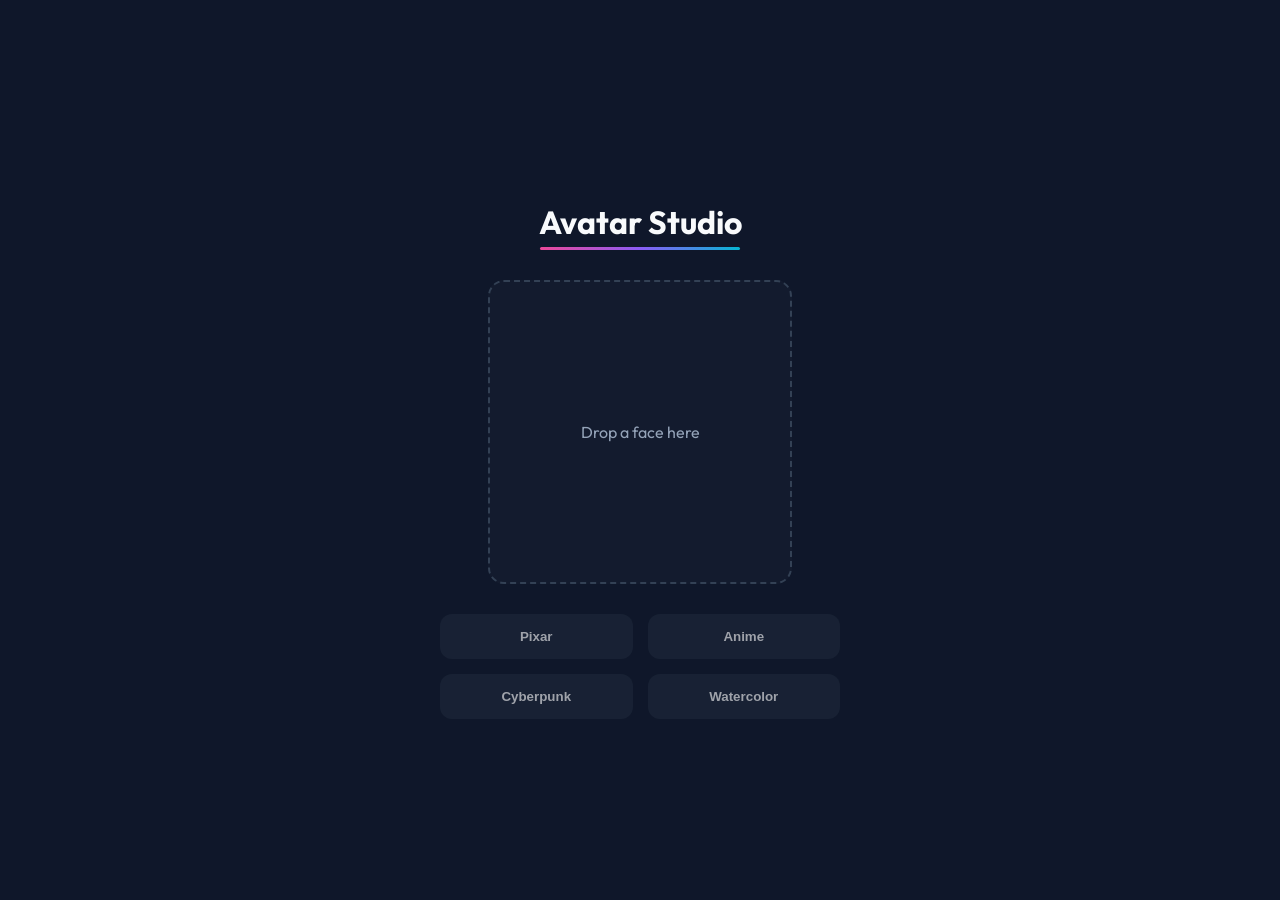
<file: AI characters/codingjam-avatar-studio/frontend/index.html>
<!DOCTYPE html>
<html lang="en">
<head>
    <meta charset="UTF-8">
    <meta name="viewport" content="width=device-width, initial-scale=1.0">
    <title>AI Avatar Generator</title>
    <link rel="stylesheet" href="style.css">
    <link href="https://fonts.googleapis.com/css2?family=Outfit:wght@400;700&display=swap" rel="stylesheet">
</head>
<body>
    <div class="container">
        <header>
            <h1>Avatar Studio</h1>
            <div class="underline"></div>
        </header>

        <main>
            <div id="hero-area" class="hero-area empty">
                <p id="prompt-text">Drop a face here</p>
                <img id="preview-image" style="display: none;" />
                <div id="scanning-laser" class="laser" style="display: none;"></div>
            </div>

            <input type="file" id="file-input" accept="image/*" style="display: none;" />

            <div class="action-bar">
                <button class="style-btn" data-style="pixar">Pixar</button>
                <button class="style-btn" data-style="anime">Anime</button>
                <button class="style-btn" data-style="cyberpunk">Cyberpunk</button>
                <button class="style-btn" data-style="watercolor">Watercolor</button>
            </div>

            <div id="post-actions" class="post-actions" style="display: none;">
                <button id="download-btn">Download</button>
                <button id="share-btn">Share</button>
            </div>
        </main>
    </div>
    <script src="app.js"></script>
</body>
</html>
</file>
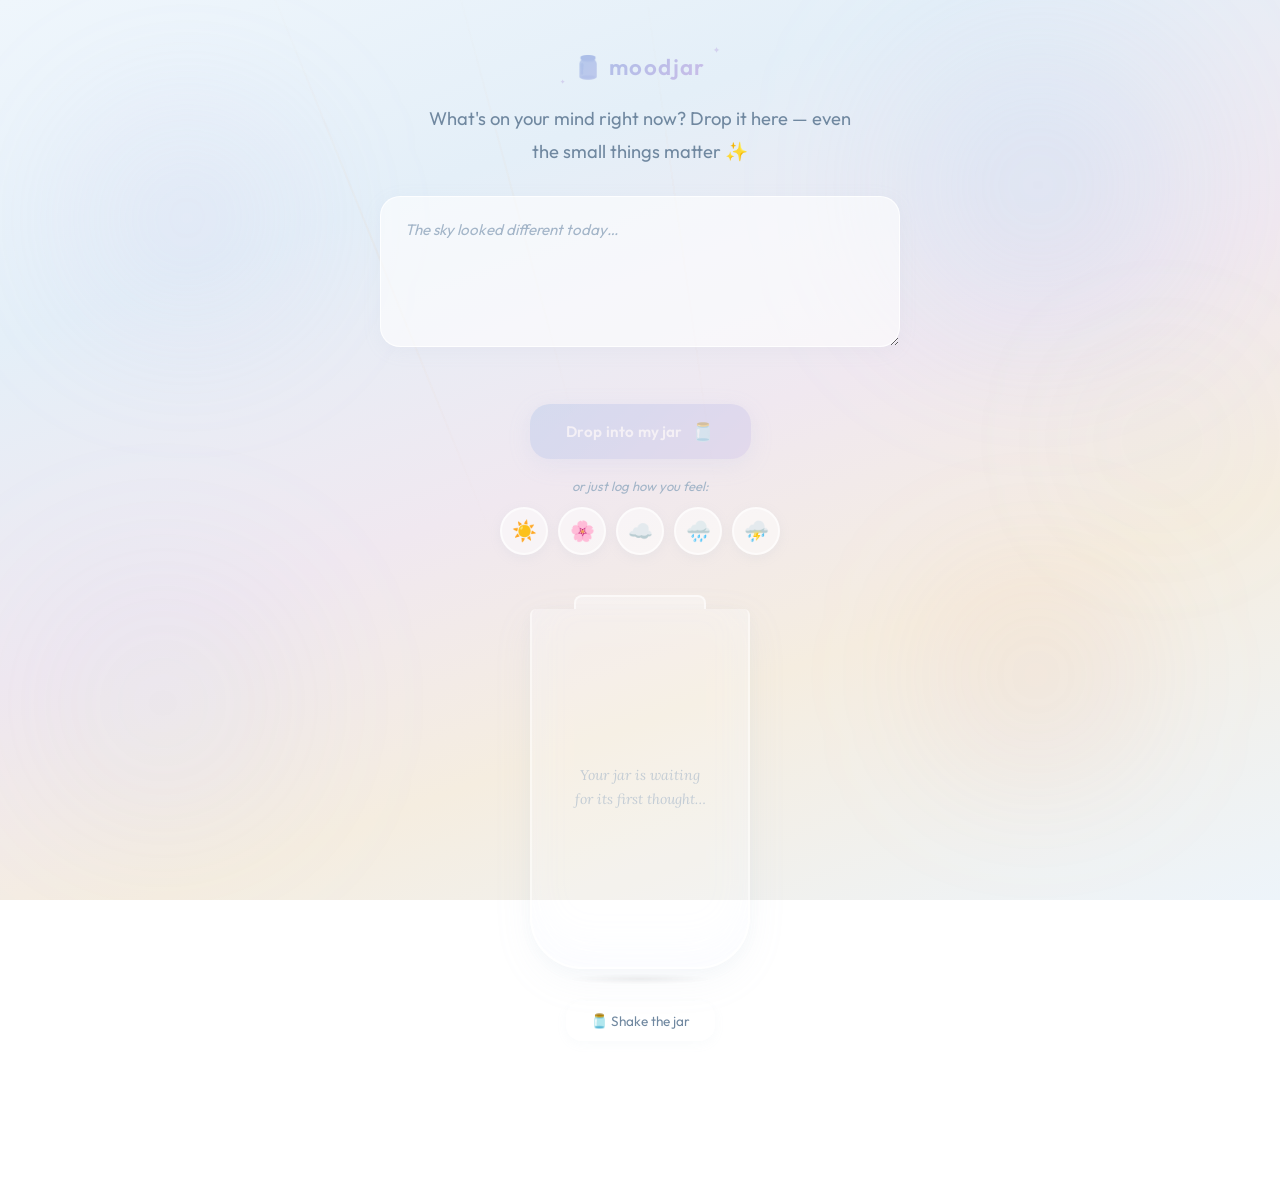
<file: codingjam-avatar-studio/reference/moodjar-example/frontend/index.html>
<!DOCTYPE html>
<html lang="en">
<head>
  <meta charset="UTF-8">
  <meta name="viewport" content="width=device-width, initial-scale=1.0">
  <meta name="description" content="MoodJar — Drop your thoughts into a jar. Track your mood. Rediscover reflections.">
  <title>MoodJar — Your Reflection Jar</title>

  <!-- Fonts -->
  <link rel="preconnect" href="https://fonts.googleapis.com">
  <link rel="preconnect" href="https://fonts.gstatic.com" crossorigin>
  <link href="https://fonts.googleapis.com/css2?family=Lora:ital,wght@0,400;0,500;0,600;1,400&family=Outfit:wght@300;400;500;600&display=swap" rel="stylesheet">

  <link rel="stylesheet" href="style.css">

  <!-- Emoji Favicon -->
  <link rel="icon" href="data:image/svg+xml,<svg xmlns=%22http://www.w3.org/2000/svg%22 viewBox=%220 0 100 100%22><text y=%22.9em%22 font-size=%2290%22>🫙</text></svg>">
</head>
<body>

  <!-- ========== DECORATIVE BACKGROUND ========== -->
  <div class="bg-layer" aria-hidden="true">
    <div class="bokeh bokeh-1"></div>
    <div class="bokeh bokeh-2"></div>
    <div class="bokeh bokeh-3"></div>
    <div class="bokeh bokeh-4"></div>
    <div class="bokeh bokeh-5"></div>
    <div class="sunray sunray-1"></div>
    <div class="sunray sunray-2"></div>
    <div class="sunray sunray-3"></div>
  </div>

  <!-- ========== MAIN CONTENT ========== -->
  <main class="container">

    <!-- ===== ZONE 1: INPUT ===== -->
    <section class="zone zone-input" id="zone-input" aria-label="Write your thought">
      <p class="app-title">🫙 moodjar</p>
      <h1 class="header-text">What's on your mind right now? Drop it here — even the small things matter ✨</h1>

      <div class="input-group">
        <textarea
          id="thought-input"
          class="thought-input"
          maxlength="1000"
          rows="4"
          placeholder="The sky looked different today…"
          aria-label="Write your thought here"
        ></textarea>
        <span class="char-count" id="char-count" aria-live="polite">0 / 1000</span>
      </div>

      <div class="input-actions">
        <button id="btn-place" class="btn-primary" disabled aria-label="Drop into my jar">
          <span>Drop into my jar</span>
          <span class="btn-icon" aria-hidden="true">🫙</span>
        </button>
      </div>

      <!-- Inline loading -->
      <div id="inline-loader" class="inline-loader hidden" aria-live="polite">
        <div class="loading-dots"><span></span><span></span><span></span></div>
        <p class="loading-text" id="loading-text">Letting sunlight in…</p>
      </div>

      <!-- Mood picker -->
      <div class="mood-picker" id="mood-picker">
        <span class="mood-label">or just log how you feel:</span>
        <div class="mood-buttons">
          <button class="mood-btn" data-mood="sunny" aria-label="Log sunny mood" title="Sunny — happy, energetic, grateful">☀️</button>
          <button class="mood-btn" data-mood="gentle" aria-label="Log gentle mood" title="Gentle — tender, loving, nostalgic">🌸</button>
          <button class="mood-btn" data-mood="cloudy" aria-label="Log cloudy mood" title="Cloudy — neutral, tired, observing">☁️</button>
          <button class="mood-btn" data-mood="rainy" aria-label="Log rainy mood" title="Rainy — sad, heavy, lonely">🌧️</button>
          <button class="mood-btn" data-mood="stormy" aria-label="Log stormy mood" title="Stormy — frustrated, anxious, restless">⛈️</button>
        </div>
      </div>
    </section>

    <!-- ===== ZONE 2: JAR ===== -->
    <section class="zone zone-jar" id="zone-jar" aria-label="Your memory jar">
      <div class="jar-container" id="jar-container">
        <div class="jar-rim"></div>
        <div class="jar-body" id="jar-body">
          <div class="jar-contents" id="jar-contents">
            <!-- Slips and mood dots rendered by JS -->
          </div>
          <div class="jar-strata" id="jar-strata">
            <!-- Color bands for older entries -->
          </div>
          <p class="jar-empty-text" id="jar-empty">Your jar is waiting for its first thought…</p>
        </div>
        <div class="jar-shadow"></div>
      </div>
      <button id="btn-shake" class="btn-shake" aria-label="Shake the jar to rediscover a memory">
        🫙 Shake the jar
      </button>
    </section>

    <!-- ===== ZONE 3: MOOD RIBBON ===== -->
    <section class="zone zone-mood" id="zone-mood" aria-label="Your mood over time">
      <div class="mood-ribbon" id="mood-ribbon">
        <!-- Segments rendered by JS -->
      </div>
      <div class="mood-stats" id="mood-stats">
        <!-- Stats rendered by JS -->
      </div>
    </section>

  </main>

  <!-- ========== CARD OVERLAY ========== -->
  <div class="card-overlay hidden" id="card-overlay" role="dialog" aria-modal="true" aria-label="Memory detail">
    <div class="card-overlay-backdrop" id="card-overlay-backdrop"></div>
    <div class="card-overlay-content" id="card-overlay-content">
      <!-- Filled dynamically by JS -->
    </div>
  </div>

  <!-- ========== ERROR TOAST ========== -->
  <div class="toast hidden" id="error-toast" role="alert">
    <p class="toast-text" id="toast-text">The sunlight's being shy. Try again?</p>
    <button id="toast-dismiss" class="toast-dismiss" aria-label="Dismiss">✕</button>
  </div>

  <script src="jar.js"></script>
  <script src="app.js"></script>
</body>
</html>
</file>
<file: AI characters/codingjam-avatar-studio/frontend/style.css>
:root {
    --bg-color: #0f172a;
    --text-color: #f8fafc;
    --accent: #06b6d4;
    --laser-color: rgba(6, 182, 212, 0.8);
    --border-color: #334155;
}

body {
    background-color: var(--bg-color);
    color: var(--text-color);
    font-family: 'Outfit', sans-serif;
    display: flex;
    justify-content: center;
    align-items: center;
    height: 100vh;
    margin: 0;
}

.container {
    width: 100%;
    max-width: 400px;
    padding: 20px;
    text-align: center;
}

header h1 {
    margin-bottom: 5px;
    font-weight: 700;
}

.underline {
    height: 3px;
    background: linear-gradient(90deg, #ec4899, #8b5cf6, #06b6d4);
    width: 50%;
    margin: 0 auto 30px auto;
    border-radius: 3px;
}

.hero-area {
    width: 300px;
    height: 300px;
    margin: 0 auto 30px auto;
    border: 2px dashed var(--border-color);
    border-radius: 16px;
    display: flex;
    justify-content: center;
    align-items: center;
    position: relative;
    overflow: hidden;
    cursor: pointer;
    background: rgba(255, 255, 255, 0.02);
}

.hero-area.empty p {
    animation: breathe 2s infinite ease-in-out;
    color: #94a3b8;
}

@keyframes breathe {
    0%, 100% { opacity: 0.6; }
    50% { opacity: 1; }
}

#preview-image {
    width: 100%;
    height: 100%;
    object-fit: cover;
}

.action-bar {
    display: grid;
    grid-template-columns: 1fr 1fr;
    gap: 15px;
}

.style-btn {
    background: #1e293b;
    border: none;
    color: white;
    padding: 15px;
    border-radius: 12px;
    font-weight: bold;
    cursor: pointer;
    transition: all 0.2s;
    opacity: 0.6;
}

.style-btn:hover {
    transform: translateY(-2px);
}

.style-btn:active {
    transform: translateY(2px);
}

.style-btn.active-options {
    opacity: 1;
    background: #334155;
    box-shadow: 0 4px 6px rgba(0, 0, 0, 0.1);
}

.laser {
    position: absolute;
    top: 0;
    left: 0;
    width: 100%;
    height: 5px;
    background: var(--laser-color);
    box-shadow: 0 0 15px var(--laser-color), 0 0 30px var(--laser-color);
    animation: scan 2s infinite linear;
    z-index: 10;
}

@keyframes scan {
    0% { top: 0; }
    50% { top: 100%; }
    100% { top: 0; }
}

.post-actions {
    margin-top: 20px;
    display: flex;
    justify-content: center;
    gap: 15px;
}

.post-actions button {
    background: linear-gradient(90deg, #ec4899, #8b5cf6);
    border: none;
    padding: 10px 20px;
    border-radius: 20px;
    color: white;
    font-weight: bold;
    cursor: pointer;
}
</file>
<file: codingjam-avatar-studio/reference/moodjar-example/frontend/style.css>
/* ========================================
   Windowsill v2 — The Memory Jar
   Complete Stylesheet
   ======================================== */

@import url('https://fonts.googleapis.com/css2?family=Lora:ital,wght@0,400;0,500;0,600;1,400&family=Outfit:wght@300;400;500;600&display=swap');

/* ========================================
   1. DESIGN TOKENS — Cloud-Pup Aesthetic
   Soft · Pillowy · Sky · Cozy
   ======================================== */
:root {
  /* Surfaces — sky-tinted, never pure white */
  --bg-base: #EFF6FC;
  --bg-warm: #E8F0FA;
  --glass-bg: rgba(255, 255, 255, 0.55);
  --glass-border: rgba(255, 255, 255, 0.7);
  --glass-shadow-warm: rgba(200, 180, 220, 0.12);

  /* Accents — one warm "apple" accent + soft cloud tones */
  --accent-peach: #E8927A;
  --accent-apricot: #F2BFA0;
  --accent-lavender: #C7BDE8;
  --accent-sage: #B0D4B8;
  --accent-rose: #E4A4B4;
  --accent-apple: #D95B4E;

  /* Text — softer, never pure black */
  --text-primary: #3D4A5C;
  --text-secondary: #7088A0;
  --text-muted: #A3B5C8;
  --text-on-accent: #FEFEFE;

  /* Decorative — sky + peach bokeh */
  --sunray-gold: rgba(240, 200, 160, 0.2);
  --bokeh-peach: rgba(232, 146, 122, 0.14);
  --bokeh-lavender: rgba(199, 189, 232, 0.16);
  --bokeh-sage: rgba(176, 212, 184, 0.12);
  --bokeh-sky: rgba(160, 200, 240, 0.18);

  /* Mood palette — softened for sky palette */
  --mood-sunny: #F0C54A;
  --mood-gentle: #E4A4B4;
  --mood-cloudy: #9BB8CE;
  --mood-rainy: #7E9DB8;
  --mood-stormy: #8E80B0;

  --mood-sunny-light: #FFF5DB;
  --mood-gentle-light: #FFF0F4;
  --mood-cloudy-light: #EBF2F8;
  --mood-rainy-light: #E2EBF2;
  --mood-stormy-light: #EBE6F2;

  /* Typography */
  --font-display: 'Lora', Georgia, serif;
  --font-body: 'Outfit', -apple-system, BlinkMacSystemFont, sans-serif;

  /* Spacing — pillowy radii */
  --card-radius: 28px;
  --container-max: 640px;
  --jar-width: 220px;
  --jar-height: 360px;

  /* Motion — gentle, sleepy */
  --ease-soft: cubic-bezier(0.25, 0.46, 0.45, 0.94);
  --ease-spring: cubic-bezier(0.34, 1.56, 0.64, 1);
  --ease-gentle: cubic-bezier(0.4, 0, 0.2, 1);
}

/* ========================================
   2. RESET
   ======================================== */
*, *::before, *::after {
  box-sizing: border-box;
  margin: 0;
  padding: 0;
}

html {
  font-size: 16px;
  scroll-behavior: smooth;
  -webkit-font-smoothing: antialiased;
  -moz-osx-font-smoothing: grayscale;
}

/* ========================================
   3. BASE STYLES
   ======================================== */
body {
  font-family: var(--font-body);
  color: var(--text-primary);
  line-height: 1.7;
  min-height: 100vh;
  overflow-x: hidden;
  background: linear-gradient(160deg, #EFF6FC 0%, #E4EFF8 25%, #F0E8F0 50%, #F5EDE0 70%, #EDF4FA 100%);
  background-attachment: fixed;
}

/* ========================================
   4. BACKGROUND LAYER — Bokeh & Sunrays
   ======================================== */
.bg-layer {
  position: fixed;
  inset: 0;
  z-index: 0;
  pointer-events: none;
  overflow: hidden;
}

.bokeh {
  position: absolute;
  border-radius: 50%;
  filter: blur(60px);
  will-change: transform;
}

.bokeh-1 { width: 280px; height: 280px; background: var(--bokeh-sky); top: 5%; right: 8%; animation: drift-1 35s var(--ease-soft) infinite alternate; filter: blur(80px); }
.bokeh-2 { width: 220px; height: 220px; background: var(--bokeh-lavender); top: 12%; left: 6%; animation: drift-2 42s var(--ease-soft) infinite alternate; filter: blur(70px); }
.bokeh-3 { width: 180px; height: 180px; background: var(--bokeh-peach); bottom: 15%; right: 12%; animation: drift-3 38s var(--ease-soft) infinite alternate; filter: blur(75px); }
.bokeh-4 { width: 250px; height: 250px; background: var(--bokeh-sky); bottom: 8%; left: 3%; opacity: 0.5; animation: drift-4 45s var(--ease-soft) infinite alternate; filter: blur(90px); }
.bokeh-5 { width: 160px; height: 160px; background: var(--bokeh-sage); top: 40%; right: 3%; opacity: 0.5; animation: drift-5 50s var(--ease-soft) infinite alternate; filter: blur(80px); }

.sunray {
  position: absolute;
  width: 2px;
  background: linear-gradient(to bottom, transparent, var(--sunray-gold), transparent);
  transform-origin: top center;
  animation: ray-pulse 8s var(--ease-gentle) infinite alternate;
}

.sunray-1 { height: 70vh; top: -5%; left: 20%; transform: rotate(-22deg); opacity: 0.5; }
.sunray-2 { height: 55vh; top: -5%; left: 35%; transform: rotate(-15deg); opacity: 0.35; animation-delay: 3s; }
.sunray-3 { height: 60vh; top: -5%; left: 50%; transform: rotate(-8deg); opacity: 0.25; animation-delay: 5s; }

/* ========================================
   5. LAYOUT
   ======================================== */
.container {
  position: relative;
  z-index: 1;
  width: 100%;
  max-width: var(--container-max);
  margin: 0 auto;
  padding: 48px 24px 80px;
  display: flex;
  flex-direction: column;
  align-items: center;
  gap: 40px;
}

.zone {
  width: 100%;
  display: flex;
  flex-direction: column;
  align-items: center;
  text-align: center;
}

.hidden { display: none !important; }

/* ========================================
   6. ZONE: INPUT
   ======================================== */
.app-title {
  font-family: var(--font-body);
  font-size: 1.4rem;
  font-weight: 600;
  letter-spacing: 0.06em;
  margin-bottom: 16px;
  position: relative;
  display: inline-block;
  background: linear-gradient(135deg, #A8BFE8 0%, #C7BDE8 30%, #E4A4B4 60%, #A8BFE8 100%);
  background-size: 300% 300%;
  -webkit-background-clip: text;
  -webkit-text-fill-color: transparent;
  background-clip: text;
  animation: title-shimmer 8s ease-in-out infinite, title-float 6s ease-in-out infinite;
}

.app-title::before,
.app-title::after {
  content: '✦';
  position: absolute;
  -webkit-text-fill-color: var(--accent-lavender);
  font-size: 0.5rem;
  opacity: 0.6;
  animation: sparkle-pulse 3s ease-in-out infinite;
}

.app-title::before {
  top: -4px;
  right: -16px;
  animation-delay: 0s;
}

.app-title::after {
  bottom: -2px;
  left: -14px;
  animation-delay: 1.5s;
  font-size: 0.4rem;
}

@keyframes title-shimmer {
  0%, 100% { background-position: 0% 50%; }
  50% { background-position: 100% 50%; }
}

@keyframes title-float {
  0%, 100% { transform: translateY(0); }
  50% { transform: translateY(-4px); }
}

@keyframes sparkle-pulse {
  0%, 100% { opacity: 0.3; transform: scale(0.8); }
  50% { opacity: 0.8; transform: scale(1.2); }
}

.header-text {
  font-family: var(--font-body);
  font-size: clamp(1rem, 2.8vw, 1.15rem);
  font-weight: 400;
  color: var(--text-secondary);
  line-height: 1.8;
  max-width: 440px;
  margin-bottom: 28px;
  animation: slide-fade-in 0.7s var(--ease-soft) both 0.4s;
}

.input-group {
  width: 100%;
  max-width: 520px;
  margin-bottom: 20px;
  position: relative;
  animation: slide-fade-in 0.6s var(--ease-soft) both 0.6s;
}

.thought-input {
  width: 100%;
  min-height: 120px;
  padding: 20px 24px;
  background: rgba(255, 255, 255, 0.6);
  border: 1.5px solid rgba(255, 255, 255, 0.8);
  border-radius: 20px;
  font-family: var(--font-body);
  font-size: 1rem;
  color: var(--text-primary);
  line-height: 1.7;
  resize: vertical;
  transition: border-color 0.35s var(--ease-soft), box-shadow 0.35s var(--ease-soft), background 0.35s;
  box-shadow: 0 4px 20px rgba(160, 180, 210, 0.08);
}

.thought-input:focus {
  outline: none;
  border-color: rgba(200, 180, 230, 0.5);
  background: rgba(255, 255, 255, 0.75);
  box-shadow: 0 4px 24px rgba(160, 180, 210, 0.15), 0 0 0 4px rgba(199, 189, 232, 0.12);
}

.thought-input::placeholder {
  color: var(--text-muted);
  font-style: italic;
  font-size: 0.95rem;
}

.char-count {
  display: block;
  text-align: right;
  font-size: 0.82rem;
  color: var(--text-muted);
  margin-top: 6px;
  opacity: 0;
  transition: opacity 0.3s var(--ease-soft), color 0.3s var(--ease-soft);
}

.char-count.visible { opacity: 1; }
.char-count.warning { color: var(--accent-peach); }
.char-count.danger { color: var(--accent-rose); }

.input-actions {
  margin-bottom: 16px;
  animation: scale-fade-in 0.5s var(--ease-soft) both 0.9s;
}

.btn-primary {
  display: inline-flex;
  align-items: center;
  gap: 10px;
  padding: 16px 36px;
  background: linear-gradient(135deg, #A8BFE8, #C7BDE8);
  color: #FEFEFE;
  font-family: var(--font-body);
  font-size: 0.95rem;
  font-weight: 600;
  border: none;
  border-radius: 20px;
  cursor: pointer;
  box-shadow: 0 6px 24px rgba(168, 191, 232, 0.35), 0 2px 8px rgba(199, 189, 232, 0.15);
  transition: all 0.3s var(--ease-soft);
  letter-spacing: 0.01em;
}

.btn-primary:hover:not(:disabled) {
  background: linear-gradient(135deg, #C7BDE8, #A8BFE8);
  transform: translateY(-3px);
  box-shadow: 0 10px 32px rgba(168, 191, 232, 0.4), 0 4px 12px rgba(199, 189, 232, 0.2);
}

.btn-primary:active:not(:disabled) { transform: scale(0.97); }
.btn-primary:disabled { opacity: 0.35; cursor: not-allowed; }

.btn-icon {
  font-size: 1.1rem;
  transition: transform 0.3s var(--ease-soft);
}

.btn-primary:hover:not(:disabled) .btn-icon {
  animation: spin-slow 3s linear infinite;
}

/* Inline loader */
.inline-loader {
  display: flex;
  align-items: center;
  gap: 12px;
  margin: 8px 0;
  justify-content: center;
}

.loading-dots {
  display: flex;
  gap: 8px;
}

.loading-dots span {
  width: 8px;
  height: 8px;
  border-radius: 50%;
  background: var(--accent-peach);
  animation: dot-pulse 1.4s var(--ease-soft) infinite;
}

.loading-dots span:nth-child(2) { animation-delay: 0.2s; }
.loading-dots span:nth-child(3) { animation-delay: 0.4s; }

.loading-text {
  font-family: var(--font-display);
  font-size: 0.95rem;
  font-style: italic;
  color: var(--text-secondary);
  transition: opacity 0.4s var(--ease-soft);
}

/* ========================================
   7. MOOD PICKER
   ======================================== */
.mood-picker {
  display: flex;
  flex-direction: column;
  align-items: center;
  gap: 10px;
  animation: slide-fade-in 0.5s var(--ease-soft) both 1.1s;
}

.mood-label {
  font-size: 0.82rem;
  color: var(--text-muted);
  font-style: italic;
}

.mood-buttons {
  display: flex;
  gap: 10px;
}

.mood-btn {
  width: 48px;
  height: 48px;
  border-radius: 50%;
  border: 2px solid rgba(255, 255, 255, 0.6);
  background: rgba(255, 255, 255, 0.5);
  box-shadow: 0 3px 12px rgba(160, 180, 210, 0.1);
  font-size: 1.25rem;
  cursor: pointer;
  transition: all 0.2s var(--ease-spring);
  display: flex;
  align-items: center;
  justify-content: center;
}

.mood-btn:hover {
  transform: scale(1.18);
  background: rgba(255, 255, 255, 0.7);
  box-shadow: 0 4px 16px rgba(0, 0, 0, 0.08);
}

.mood-btn:active { transform: scale(0.92); }

.mood-btn[data-mood="sunny"]:hover { border-color: var(--mood-sunny); box-shadow: 0 0 0 4px var(--mood-sunny-light); }
.mood-btn[data-mood="gentle"]:hover { border-color: var(--mood-gentle); box-shadow: 0 0 0 4px var(--mood-gentle-light); }
.mood-btn[data-mood="cloudy"]:hover { border-color: var(--mood-cloudy); box-shadow: 0 0 0 4px var(--mood-cloudy-light); }
.mood-btn[data-mood="rainy"]:hover { border-color: var(--mood-rainy); box-shadow: 0 0 0 4px var(--mood-rainy-light); }
.mood-btn[data-mood="stormy"]:hover { border-color: var(--mood-stormy); box-shadow: 0 0 0 4px var(--mood-stormy-light); }

.mood-btn.pulse {
  animation: mood-pulse 0.5s var(--ease-spring);
}

/* ========================================
   8. JAR
   ======================================== */
.zone-jar {
  animation: slide-fade-in 0.7s var(--ease-soft) both 1.3s;
}

.jar-container {
  position: relative;
  display: flex;
  flex-direction: column;
  align-items: center;
  margin-bottom: 16px;
}

.jar-rim {
  width: calc(var(--jar-width) * 0.6);
  height: 14px;
  background: rgba(255, 255, 255, 0.35);
  border: 2px solid rgba(255, 255, 255, 0.55);
  border-bottom: none;
  border-radius: 8px 8px 0 0;
  z-index: 2;
}

.jar-body {
  width: var(--jar-width);
  height: var(--jar-height);
  background: rgba(255, 255, 255, 0.18);
  backdrop-filter: blur(12px);
  -webkit-backdrop-filter: blur(12px);
  border: 2px solid rgba(255, 255, 255, 0.5);
  border-top: none;
  border-radius: 6px 6px 52px 52px;
  box-shadow:
    inset 0 0 50px rgba(255, 255, 255, 0.2),
    inset 0 -20px 40px rgba(200, 220, 250, 0.08),
    0 12px 40px rgba(160, 180, 210, 0.08),
    0 4px 16px rgba(160, 180, 210, 0.06);
  overflow: hidden;
  position: relative;
  display: flex;
  flex-direction: column;
  justify-content: flex-end;
}

.jar-contents {
  display: flex;
  flex-direction: column;
  gap: 6px;
  padding: 10px 12px;
  z-index: 1;
  position: relative;
  overflow: hidden;
  flex: 1;
  min-height: 0;
}

.jar-strata {
  width: 100%;
  display: flex;
  flex-direction: column;
  border-radius: 0 0 46px 46px;
  overflow: hidden;
}

.strata-band {
  width: 100%;
  height: 8px;
  opacity: 0.6;
  transition: height 0.4s var(--ease-soft);
}

.jar-empty-text {
  position: absolute;
  inset: 0;
  display: flex;
  align-items: center;
  justify-content: center;
  padding: 40px;
  font-family: var(--font-display);
  font-style: italic;
  font-size: 0.88rem;
  color: var(--text-muted);
  text-align: center;
  opacity: 0.6;
  pointer-events: none;
}

.jar-empty-text.hidden { display: none; }

.jar-shadow {
  width: calc(var(--jar-width) * 0.7);
  height: 12px;
  background: radial-gradient(ellipse, rgba(0, 0, 0, 0.06) 0%, transparent 70%);
  margin-top: 4px;
}

/* Shake button */
.btn-shake {
  background: rgba(255, 255, 255, 0.4);
  border: 1.5px solid rgba(255, 255, 255, 0.6);
  border-radius: 16px;
  padding: 10px 24px;
  font-family: var(--font-body);
  font-size: 0.85rem;
  color: var(--text-secondary);
  cursor: pointer;
  transition: all 0.3s var(--ease-soft);
  box-shadow: 0 3px 12px rgba(160, 180, 210, 0.06);
}

.btn-shake:hover {
  border-color: var(--accent-lavender);
  color: var(--accent-peach);
  background: rgba(255, 255, 255, 0.6);
  box-shadow: 0 4px 16px rgba(160, 180, 210, 0.12);
}

/* ========================================
   9. PAPER SLIPS
   ======================================== */
.slip {
  display: flex;
  align-items: center;
  gap: 8px;
  padding: 8px 12px;
  border-radius: 8px;
  border-left: 3px solid var(--slip-accent, var(--mood-gentle));
  background: var(--slip-bg, var(--mood-gentle-light));
  font-size: 0.75rem;
  font-family: var(--font-body);
  color: var(--text-secondary);
  cursor: pointer;
  transition: transform 0.2s var(--ease-soft), box-shadow 0.2s var(--ease-soft);
  max-width: 90%;
  align-self: center;
}

.slip:hover {
  transform: rotate(0deg) scale(1.05) !important;
  z-index: 10;
  box-shadow: 0 4px 16px rgba(0, 0, 0, 0.1);
}

.slip-emoji {
  font-size: 1rem;
  flex-shrink: 0;
}

.slip-label {
  font-weight: 500;
  white-space: nowrap;
  overflow: hidden;
  text-overflow: ellipsis;
}

.slip.highlighted {
  animation: glow-pulse 1.5s var(--ease-soft) infinite alternate;
  z-index: 10;
  transform: translateY(-6px) !important;
}

/* Mood chips (for standalone mood check-ins — richer than dots) */
.mood-chip {
  display: flex;
  align-items: center;
  gap: 6px;
  padding: 6px 14px;
  border-radius: 20px;
  align-self: center;
  cursor: pointer;
  transition: transform 0.2s var(--ease-soft), box-shadow 0.2s var(--ease-soft);
  font-size: 0.72rem;
  font-family: var(--font-body);
  font-weight: 500;
  border: 1.5px solid rgba(255, 255, 255, 0.5);
  max-width: 85%;
}

.mood-chip:hover {
  transform: scale(1.08);
  box-shadow: 0 3px 12px rgba(0, 0, 0, 0.08);
}

.mood-chip-emoji {
  font-size: 0.9rem;
}

.mood-chip-label {
  text-transform: capitalize;
  letter-spacing: 0.02em;
}

/* Slip drop animation */
.slip.dropping {
  animation: slip-drop 0.6s var(--ease-soft) forwards;
}

.mood-chip.dropping {
  animation: dot-drop 0.5s var(--ease-soft) forwards;
}

/* ========================================
   10. MOOD RIBBON
   ======================================== */
.zone-mood {
  width: 100%;
  max-width: 520px;
  animation: slide-fade-in 0.5s var(--ease-soft) both 1.5s;
}

.mood-ribbon {
  display: flex;
  height: 10px;
  border-radius: 5px;
  overflow: hidden;
  background: rgba(200, 170, 130, 0.08);
  margin-bottom: 12px;
}

.ribbon-segment {
  height: 100%;
  min-width: 5px;
  flex: 1;
  cursor: pointer;
  transition: flex 0.3s var(--ease-soft), opacity 0.2s;
  position: relative;
}

.ribbon-segment:hover {
  flex: 3;
  opacity: 0.85;
}

.ribbon-segment:hover .ribbon-tooltip {
  opacity: 1;
  transform: translateX(-50%) translateY(0);
  pointer-events: auto;
}

.ribbon-tooltip {
  position: absolute;
  bottom: calc(100% + 8px);
  left: 50%;
  transform: translateX(-50%) translateY(4px);
  background: var(--text-primary);
  color: var(--bg-base);
  padding: 5px 12px;
  border-radius: 8px;
  font-size: 0.7rem;
  white-space: nowrap;
  opacity: 0;
  pointer-events: none;
  transition: all 0.2s var(--ease-soft);
  z-index: 20;
}

.ribbon-tooltip::after {
  content: '';
  position: absolute;
  top: 100%;
  left: 50%;
  transform: translateX(-50%);
  border: 4px solid transparent;
  border-top-color: var(--text-primary);
}

.mood-stats {
  display: flex;
  align-items: center;
  justify-content: center;
  gap: 14px;
  font-size: 0.8rem;
  color: var(--text-muted);
  flex-wrap: wrap;
}

.mood-stat {
  display: flex;
  align-items: center;
  gap: 3px;
}

.mood-stat-count {
  font-weight: 600;
  color: var(--text-secondary);
}

.mood-stat-separator {
  color: var(--text-muted);
  opacity: 0.4;
}

/* ========================================
   11. CARD OVERLAY
   ======================================== */
.card-overlay {
  position: fixed;
  inset: 0;
  z-index: 100;
  display: flex;
  align-items: center;
  justify-content: center;
  padding: 24px;
}

.card-overlay-backdrop {
  position: absolute;
  inset: 0;
  background: rgba(180, 200, 220, 0.25);
  backdrop-filter: blur(8px);
  -webkit-backdrop-filter: blur(8px);
  animation: fade-in 0.3s var(--ease-soft);
}

.card-overlay-content {
  position: relative;
  width: min(480px, 90vw);
  max-height: 85vh;
  overflow-y: auto;
  padding: 44px 40px;
  background: rgba(255, 255, 255, 0.65);
  backdrop-filter: blur(28px) saturate(1.1);
  -webkit-backdrop-filter: blur(28px) saturate(1.1);
  border: 1.5px solid rgba(255, 255, 255, 0.75);
  border-radius: 32px;
  box-shadow: 0 16px 56px rgba(160, 180, 210, 0.12), 0 4px 16px rgba(160, 180, 210, 0.06);
  text-align: center;
  animation: card-enter 0.4s var(--ease-spring);
}

.card-close {
  position: absolute;
  top: 16px;
  right: 16px;
  background: none;
  border: none;
  font-size: 1.2rem;
  color: var(--text-muted);
  cursor: pointer;
  width: 36px;
  height: 36px;
  border-radius: 50%;
  display: flex;
  align-items: center;
  justify-content: center;
  transition: all 0.2s var(--ease-soft);
}

.card-close:hover {
  background: rgba(0, 0, 0, 0.05);
  color: var(--text-primary);
}

.card-emoji { font-size: 2.8rem; margin-bottom: 8px; }

.card-slip-label {
  font-family: var(--font-display);
  font-style: italic;
  font-size: 1.1rem;
  color: var(--text-secondary);
  margin-bottom: 20px;
}

.card-section-label {
  font-size: 0.75rem;
  text-transform: uppercase;
  letter-spacing: 0.1em;
  color: var(--text-muted);
  margin-bottom: 8px;
}

.card-thought {
  font-family: var(--font-body);
  font-size: 0.95rem;
  color: var(--text-secondary);
  line-height: 1.7;
  margin-bottom: 20px;
  padding: 0 8px;
}

.card-divider {
  display: flex;
  align-items: center;
  gap: 12px;
  margin-bottom: 20px;
}

.divider-line {
  flex: 1;
  height: 1px;
  background: linear-gradient(to right, transparent, rgba(200, 170, 130, 0.3), transparent);
}

.divider-sun {
  font-size: 0.75rem;
  opacity: 0.5;
}

.card-sentence {
  font-family: var(--font-display);
  font-size: 1.05rem;
  font-weight: 500;
  color: var(--text-primary);
  line-height: 1.8;
  margin-bottom: 16px;
}

.card-sentence:last-of-type { margin-bottom: 0; }

.card-meta {
  margin-top: 24px;
  padding-top: 16px;
  border-top: 1px solid rgba(200, 170, 130, 0.15);
  font-size: 0.8rem;
  color: var(--text-muted);
  display: flex;
  align-items: center;
  justify-content: center;
  gap: 8px;
}

.card-mood-badge {
  display: inline-flex;
  align-items: center;
  gap: 4px;
  padding: 3px 10px;
  border-radius: 12px;
  font-size: 0.78rem;
  font-weight: 500;
}

/* Mood override row */
.card-mood-override {
  margin-top: 16px;
  display: flex;
  align-items: center;
  justify-content: center;
  gap: 8px;
}

.card-mood-override-label {
  font-size: 0.75rem;
  color: var(--text-muted);
}

.card-mood-override .mood-btn {
  width: 34px;
  height: 34px;
  font-size: 1rem;
}

.card-mood-override .mood-btn.active {
  border-width: 2.5px;
  transform: scale(1.1);
}

/* ========================================
   12. TOAST
   ======================================== */
.toast {
  position: fixed;
  bottom: 24px;
  left: 50%;
  transform: translateX(-50%);
  z-index: 200;
  display: flex;
  align-items: center;
  gap: 12px;
  padding: 16px 24px;
  background: rgba(61, 74, 92, 0.9);
  backdrop-filter: blur(12px);
  color: var(--bg-base);
  border-radius: 20px;
  font-size: 0.88rem;
  box-shadow: 0 12px 40px rgba(61, 74, 92, 0.2);
  animation: toast-enter 0.4s var(--ease-spring);
}

.toast-text { flex: 1; }

.toast-dismiss {
  background: none;
  border: none;
  color: rgba(255, 255, 255, 0.6);
  font-size: 1rem;
  cursor: pointer;
  padding: 4px;
  transition: color 0.2s;
}

.toast-dismiss:hover { color: white; }

/* ========================================
   13. KEYFRAMES
   ======================================== */

/* Bokeh drift */
@keyframes drift-1 { 0% { transform: translate(0, 0); } 100% { transform: translate(-18px, 12px); } }
@keyframes drift-2 { 0% { transform: translate(0, 0); } 100% { transform: translate(15px, -20px); } }
@keyframes drift-3 { 0% { transform: translate(0, 0); } 100% { transform: translate(-12px, -15px); } }
@keyframes drift-4 { 0% { transform: translate(0, 0); } 100% { transform: translate(20px, 10px); } }
@keyframes drift-5 { 0% { transform: translate(0, 0); } 100% { transform: translate(-10px, 18px); } }

/* Sunlight */
@keyframes ray-pulse { 0% { opacity: 0.2; } 100% { opacity: 0.5; } }

/* Loading */
@keyframes dot-pulse {
  0%, 80%, 100% { opacity: 0.3; transform: scale(0.8); }
  40% { opacity: 1; transform: scale(1.2); }
}

/* Entrances */
@keyframes slide-fade-in {
  from { opacity: 0; transform: translateY(14px); }
  to { opacity: 1; transform: translateY(0); }
}

@keyframes scale-fade-in {
  from { opacity: 0; transform: scale(0.95); }
  to { opacity: 1; transform: scale(1); }
}

@keyframes fade-in {
  from { opacity: 0; }
  to { opacity: 1; }
}

/* Jar shake */
@keyframes jar-shake {
  0%   { transform: rotate(0deg) translateX(0); }
  15%  { transform: rotate(-4deg) translateX(-8px); }
  30%  { transform: rotate(3deg) translateX(6px); }
  45%  { transform: rotate(-2deg) translateX(-4px); }
  60%  { transform: rotate(1.5deg) translateX(3px); }
  75%  { transform: rotate(-0.5deg) translateX(-1px); }
  100% { transform: rotate(0deg) translateX(0); }
}

.jar-container.shaking { animation: jar-shake 0.6s var(--ease-soft); }

/* Slip drop */
@keyframes slip-drop {
  0% { opacity: 0; transform: translateY(-30px) rotate(0deg) scale(0.8); }
  40% { opacity: 1; transform: translateY(4px) rotate(var(--slip-rotation, 2deg)) scale(1); }
  60% { transform: translateY(-3px) rotate(var(--slip-rotation, 2deg)) scale(1); }
  100% { transform: translateY(0) rotate(var(--slip-rotation, 2deg)) scale(1); }
}

/* Mood dot drop */
@keyframes dot-drop {
  0% { opacity: 0; transform: translateY(-20px) scale(0.5); }
  50% { opacity: 1; transform: translateY(3px) scale(1.1); }
  100% { transform: translateY(0) scale(1); }
}

/* Glow pulse (highlighted slip) */
@keyframes glow-pulse {
  0% { box-shadow: 0 0 8px rgba(245, 166, 125, 0.3); }
  100% { box-shadow: 0 0 20px rgba(245, 166, 125, 0.6); }
}

/* Mood button pulse */
@keyframes mood-pulse {
  0% { transform: scale(1); }
  50% { transform: scale(1.25); }
  100% { transform: scale(1); }
}

/* Card overlay enter */
@keyframes card-enter {
  from { opacity: 0; transform: scale(0.92) translateY(12px); }
  to { opacity: 1; transform: scale(1) translateY(0); }
}

/* Toast enter */
@keyframes toast-enter {
  from { opacity: 0; transform: translateX(-50%) translateY(16px); }
  to { opacity: 1; transform: translateX(-50%) translateY(0); }
}

/* Spin for button icon */
@keyframes spin-slow {
  from { transform: rotate(0deg); }
  to { transform: rotate(360deg); }
}

/* ========================================
   14. ACCESSIBILITY
   ======================================== */
@media (prefers-reduced-motion: reduce) {
  *, *::before, *::after {
    animation-duration: 0.01ms !important;
    animation-iteration-count: 1 !important;
    transition-duration: 0.01ms !important;
  }
  .bokeh, .sunray { animation: none !important; }
}

.sr-only {
  position: absolute;
  width: 1px; height: 1px; padding: 0; margin: -1px;
  overflow: hidden; clip: rect(0,0,0,0); white-space: nowrap; border: 0;
}

/* ========================================
   15. RESPONSIVE
   ======================================== */
@media (max-width: 768px) {
  .card-overlay-content { padding: 32px 28px; }
  .card-sentence { font-size: 1rem; }
}

@media (max-width: 480px) {
  body { font-size: 15px; }
  .container { padding: 36px 20px 60px; gap: 32px; }

  .header-text { font-size: 1.05rem; margin-bottom: 20px; }
  .thought-input { min-height: 100px; padding: 14px 16px; }
  .btn-primary { width: 100%; justify-content: center; }

  :root {
    --jar-width: 180px;
    --jar-height: 280px;
  }

  .mood-btn { width: 38px; height: 38px; font-size: 1.1rem; }
  .mood-buttons { gap: 8px; }

  .card-overlay-content { padding: 28px 22px; border-radius: 20px; }
  .card-emoji { font-size: 2.2rem; }
  .card-sentence { font-size: 0.95rem; margin-bottom: 12px; }

  .bokeh-4, .bokeh-5 { display: none; }
  .bokeh-1 { width: 150px; height: 150px; }
  .bokeh-2 { width: 120px; height: 120px; }
  .bokeh-3 { width: 100px; height: 100px; }
  .sunray { display: none; }
}
</file>
